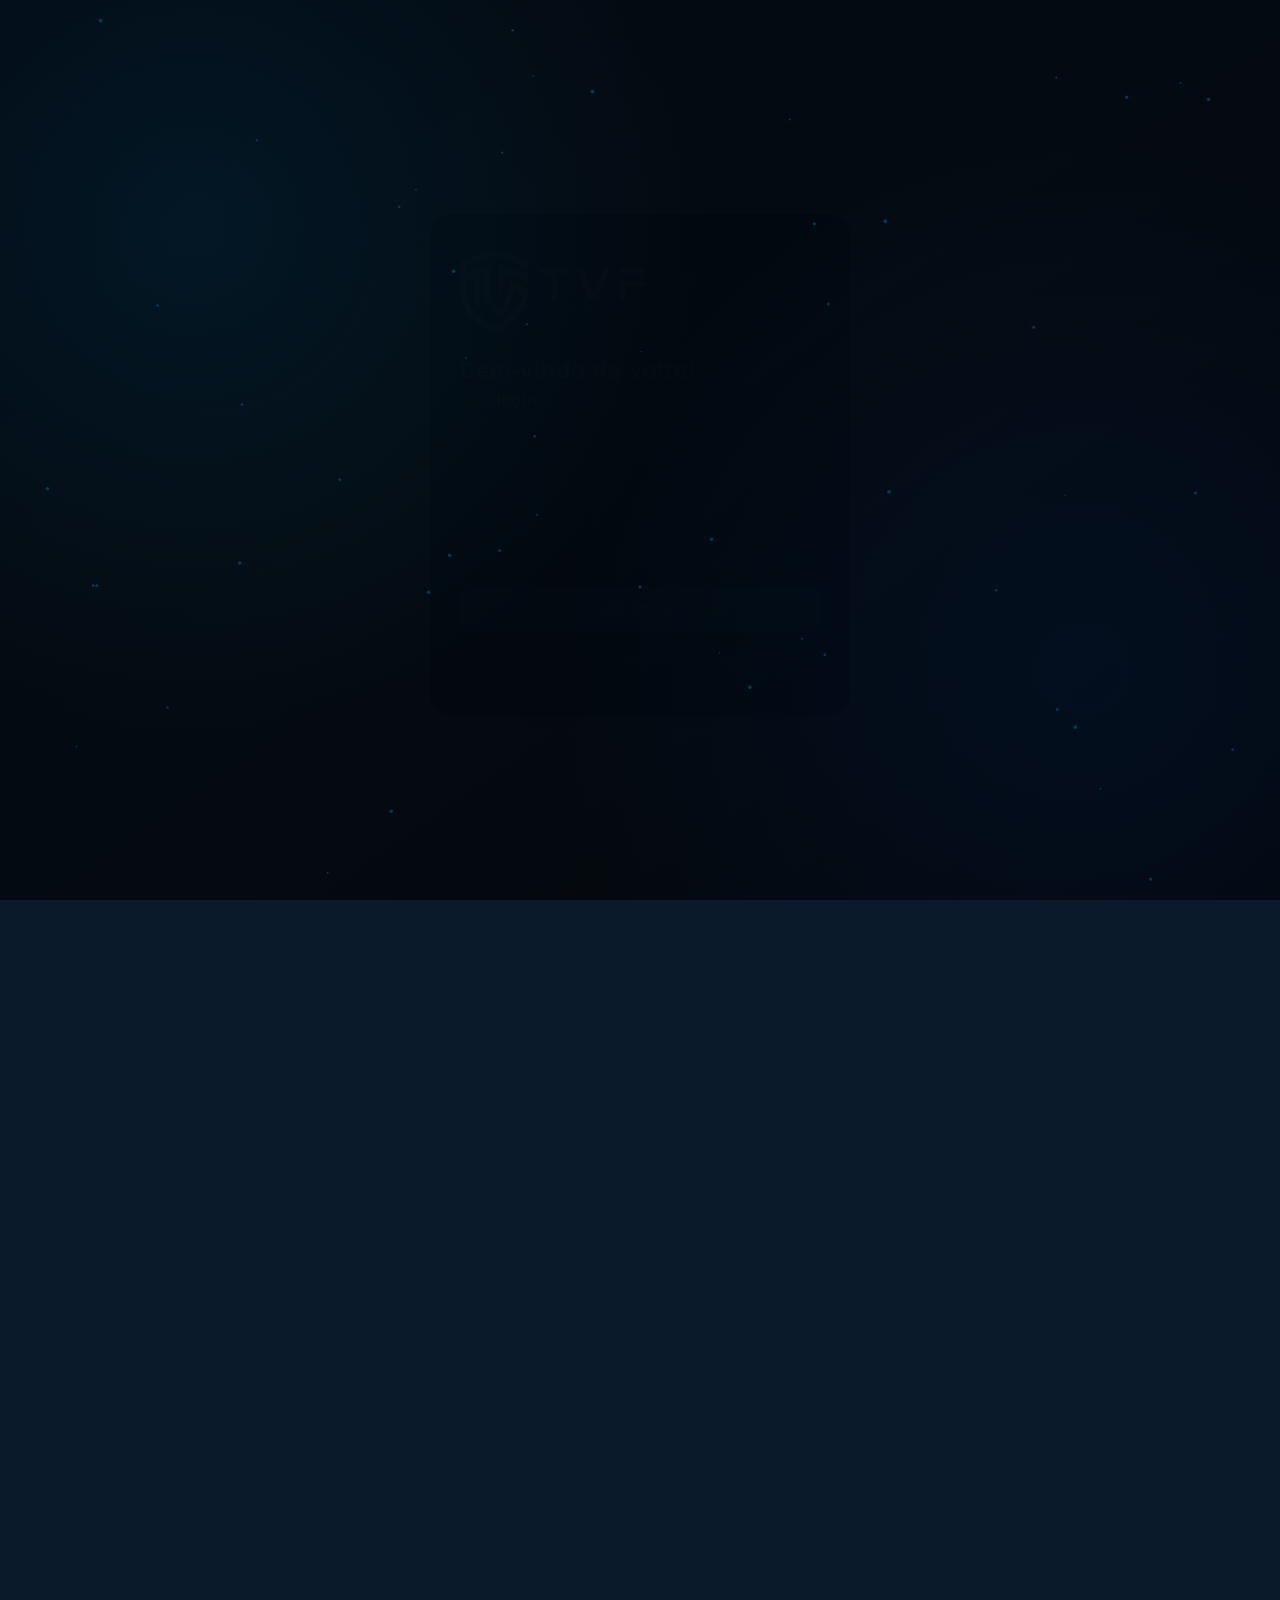
<file: chamados/index.html>
<!DOCTYPE html>
<html lang="pt-BR">
  <head>
    <meta charset="UTF-8" />
    <meta name="viewport" content="width=device-width, initial-scale=1.0" />
    <title>Central de Atendimento TVF</title>
    <link rel="preconnect" href="https://fonts.googleapis.com" />
    <link rel="preconnect" href="https://fonts.gstatic.com" crossorigin />
    <link
      href="https://fonts.googleapis.com/css2?family=Inter:wght@400;500;600;700;800&display=swap"
      rel="stylesheet"
    />
    <link rel="stylesheet" href="style.css" />
  </head>
  <body>
    <div class="support-page">
      <div class="support-page__background" aria-hidden="true">
        <div class="support-page__bg-gradient"></div>
        <div class="support-page__bg-grid"></div>
        <div class="support-page__bg-glow support-page__bg-glow--left"></div>
        <div class="support-page__bg-glow support-page__bg-glow--right"></div>
        <canvas id="network-canvas" class="support-page__canvas"></canvas>
      </div>

      <main class="support-shell">
        <header class="support-header">
          <div class="brand">
            <img src="../assets/logo.png" alt="TVF Soluções em TI" class="brand__logo" />
          </div>

          <div class="header-title">
            <h1>Central de Atendimento TVF</h1>
            <p>Suporte com agilidade, organização e segurança</p>
          </div>

          <div class="contact">
            <a href="tel:+5519991708717">(19) 99170-8717</a>
            <a href="mailto:tvf@tvf.solucoes">suporte@tvfsolucoesemti.com.br</a>
          </div>
        </header>

        <div class="support-content">
          <section class="support-benefits" aria-labelledby="support-benefits-title">
            <div>
              <h2 id="support-benefits-title">
                Abra seu chamado com <span>rapidez e confiança.</span>
              </h2>
              <p class="support-benefits__description">
                Nossa equipe analisará sua solicitação e retornará o mais breve possível.
              </p>
            </div>

            <ul class="support-benefits__list">
              <li>
                <span class="icon-badge" aria-hidden="true">
                  <svg viewBox="0 0 24 24" fill="none" stroke="currentColor" stroke-width="1.7">
                    <rect x="3.5" y="6" width="17" height="13" rx="2.4" />
                    <path d="M8 6V4.4M16 6V4.4M3.5 10.3h17" stroke-linecap="round" />
                  </svg>
                </span>
                Atendimento organizado
              </li>
              <li>
                <span class="icon-badge" aria-hidden="true">
                  <svg viewBox="0 0 24 24" fill="none" stroke="currentColor" stroke-width="1.7">
                    <path d="M7 4.8h7.6l3.4 3.5V19a1.8 1.8 0 0 1-1.8 1.8H7A1.8 1.8 0 0 1 5.2 19V6.6A1.8 1.8 0 0 1 7 4.8z" />
                    <path d="M14.6 4.8V8h3.2M8.5 11.8h7M8.5 15h7" stroke-linecap="round" />
                  </svg>
                </span>
                Histórico de solicitações
              </li>
              <li>
                <span class="icon-badge" aria-hidden="true">
                  <svg viewBox="0 0 24 24" fill="none" stroke="currentColor" stroke-width="1.7">
                    <circle cx="12" cy="12" r="8.4" />
                    <path d="M12 7.8v4.6l3 2.2" stroke-linecap="round" stroke-linejoin="round" />
                  </svg>
                </span>
                Acompanhamento em tempo real
              </li>
              <li>
                <span class="icon-badge" aria-hidden="true">
                  <svg viewBox="0 0 24 24" fill="none" stroke="currentColor" stroke-width="1.7">
                    <circle cx="8.2" cy="9" r="2.7" />
                    <circle cx="15.8" cy="9" r="2.7" />
                    <path d="M3.8 18.5a4.5 4.5 0 0 1 4.4-3.7h8a4.5 4.5 0 0 1 4.4 3.7" stroke-linecap="round" />
                  </svg>
                </span>
                Equipe especializada
              </li>
            </ul>

            <aside class="track-card" aria-label="Acompanhamento de chamado existente">
              <p>Já abriu um chamado?</p>
              <a href="../views/chamados.html" class="track-card__button">Acompanhe aqui</a>
            </aside>
          </section>

          <section class="ticket-panel" aria-labelledby="ticket-panel-title">
            <h2 id="ticket-panel-title">Abrir Chamado</h2>
            <form id="ticket-form" class="ticket-form">
              <div class="ticket-form__grid">
                <label class="field">
                  <span>Tipo de chamado <span class="field__optional">(opcional)</span></span>
                  <select name="ticket_type" autocomplete="off">
                    <option value="">Selecione o tipo</option>
                    <option value="incidente">Incidente</option>
                    <option value="requisicao">Requisição</option>
                  </select>
                </label>

                <label class="field">
                  <span>Nível de urgência <span class="field__optional">(opcional)</span></span>
                  <select name="urgency" autocomplete="off">
                    <option value="">Selecione o nível</option>
                    <option value="muito_baixa">Muito baixa</option>
                    <option value="baixa">Baixa</option>
                    <option value="media">Média</option>
                    <option value="alta">Alta</option>
                    <option value="muito_alta">Muito alta</option>
                  </select>
                </label>
              </div>

              <label class="field">
                <span>Título <span class="field__optional">(opcional)</span></span>
                <input
                  type="text"
                  name="title"
                  placeholder="Resumo curto do chamado"
                  autocomplete="off"
                  maxlength="200"
                />
              </label>

              <label class="field field--textarea">
                <span>Descrição <span class="field__required">(obrigatório)</span></span>
                <textarea
                  name="description"
                  rows="5"
                  placeholder="Descreva o problema ou a necessidade com o máximo de detalhes..."
                  required
                  aria-required="true"
                ></textarea>
              </label>

              <div class="field field--file">
                <label for="attachments">Anexar arquivos <span class="field__optional">(opcional)</span></label>
                <p class="field__hint" id="attachments-hint">
                  Você pode enviar vários arquivos; o tamanho total dos anexos não pode ultrapassar 40 MB.
                </p>
                <input
                  id="attachments"
                  type="file"
                  name="attachments"
                  multiple
                  aria-describedby="attachments-hint"
                />
              </div>

              <p class="form-feedback" id="form-feedback" role="alert" aria-live="polite" hidden></p>

              <button type="submit" class="submit-button">Enviar solicitação</button>
            </form>

            <p class="ticket-panel__security">
              Seus dados estão protegidos e serão tratados com segurança.
            </p>
          </section>
        </div>

        <footer class="support-footer">
          <span>Resposta em até <strong>24h úteis</strong> após o envio do chamado.</span>
        </footer>
      </main>
    </div>

    <script src="../assets/js/api-client.js"></script>
    <script src="script.js"></script>
  </body>
</html>
</file>
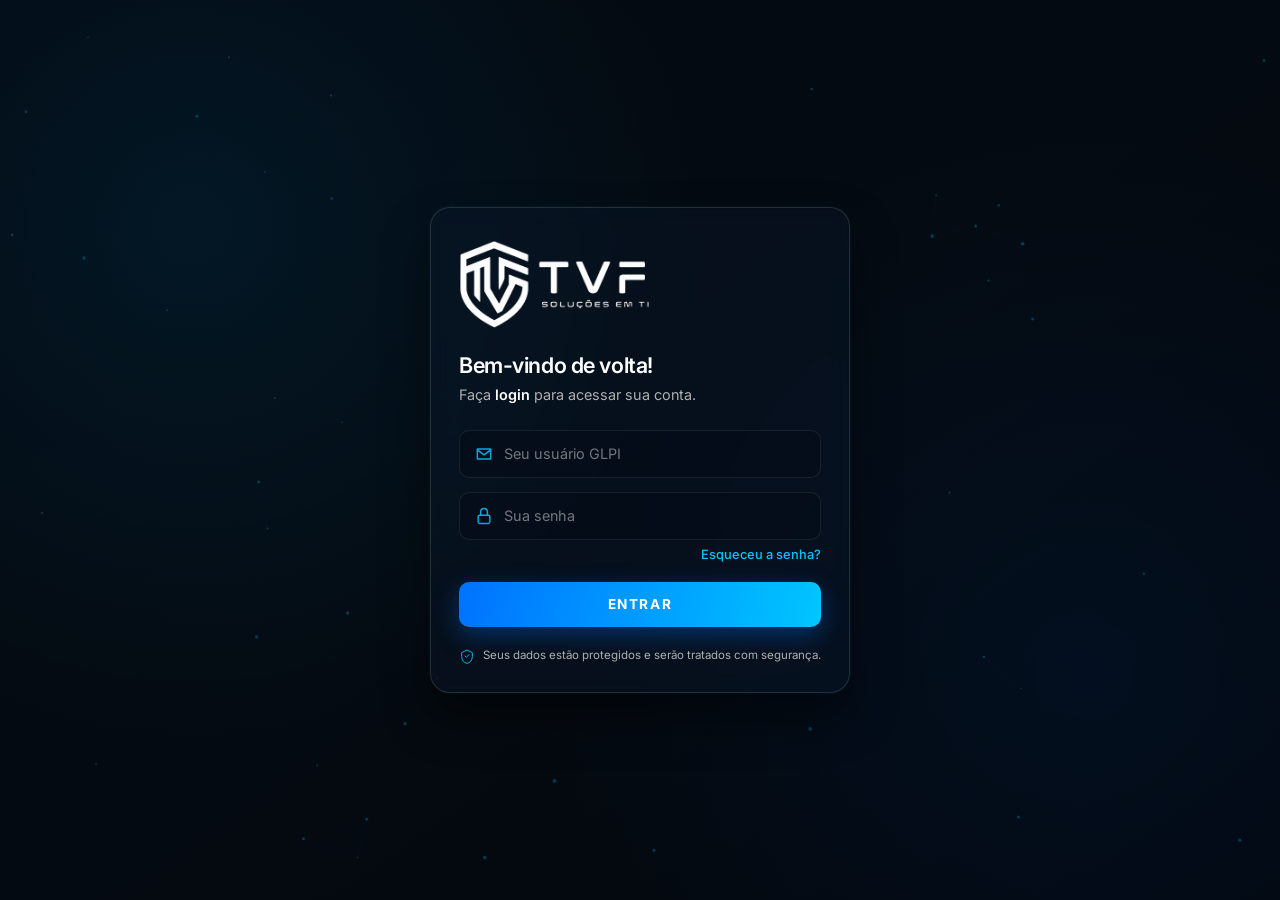
<file: login/index.html>
<!DOCTYPE html>
<html lang="pt-BR">
  <head>
    <meta charset="UTF-8" />
    <meta name="viewport" content="width=device-width, initial-scale=1.0" />
    <title>Login — TVF</title>
    <link rel="preconnect" href="https://fonts.googleapis.com" />
    <link rel="preconnect" href="https://fonts.gstatic.com" crossorigin />
    <link
      href="https://fonts.googleapis.com/css2?family=Inter:wght@400;500;600;700&display=swap"
      rel="stylesheet"
    />
    <link rel="stylesheet" href="style.css" />
  </head>
  <body>
    <div class="page">
      <div class="page__bg" aria-hidden="true">
        <div class="page__bg-image"></div>
        <div class="page__bg-overlay"></div>
        <canvas id="network-canvas" class="page__canvas"></canvas>
      </div>

      <main class="shell">
        <article class="card" id="login-card">
          <header class="card__brand">
            <img src="../assets/logo.png" alt="TVF Soluções em TI" class="brand-logo" />
          </header>

          <h1 class="card__title">Bem-vindo de volta!</h1>
          <p class="card__subtitle">
            Faça <strong>login</strong> para acessar sua conta.
          </p>

          <form class="form" id="login-form" novalidate>
            <p class="form-feedback" id="login-feedback" role="alert" aria-live="polite" hidden></p>

            <label class="field">
              <span class="sr-only">Usuário</span>
              <span class="field__icon" aria-hidden="true">
                <svg viewBox="0 0 24 24" fill="none" stroke="currentColor" stroke-width="1.75">
                  <path d="M4 6h16v12H4V6z" stroke-linejoin="round" />
                  <path d="M4 7l8 6 8-6" stroke-linecap="round" stroke-linejoin="round" />
                </svg>
              </span>
              <input
                type="text"
                name="login"
                class="field__input"
                placeholder="Seu usuário GLPI"
                autocomplete="username"
                required
              />
            </label>

            <div class="field-block">
              <label class="field">
                <span class="sr-only">Senha</span>
                <span class="field__icon" aria-hidden="true">
                  <svg viewBox="0 0 24 24" fill="none" stroke="currentColor" stroke-width="1.75">
                    <rect x="5" y="11" width="14" height="10" rx="2" />
                    <path d="M8 11V7a4 4 0 0 1 8 0v4" stroke-linecap="round" />
                  </svg>
                </span>
                <input
                  type="password"
                  name="password"
                  class="field__input"
                  placeholder="Sua senha"
                  autocomplete="current-password"
                  required
                />
              </label>
              <a href="#" class="link-forgot">Esqueceu a senha?</a>
            </div>

            <button type="submit" class="btn-submit" id="login-submit">Entrar</button>
          </form>

          <p class="card__security">
            <span class="card__security-icon" aria-hidden="true">
              <svg viewBox="0 0 24 24" fill="none" stroke="currentColor" stroke-width="1.5">
                <path d="M12 3l8 4v6c0 5-3.5 9.5-8 10-4.5-.5-8-5-8-10V7l8-4z" stroke-linejoin="round" />
                <path d="M9 12l2 2 4-4" stroke-linecap="round" stroke-linejoin="round" />
              </svg>
            </span>
            Seus dados estão protegidos e serão tratados com segurança.
          </p>
        </article>
      </main>
    </div>

    <script src="../assets/js/api-client.js"></script>
    <script src="login-auth.js"></script>
    <script src="script.js"></script>
  </body>
</html>
</file>
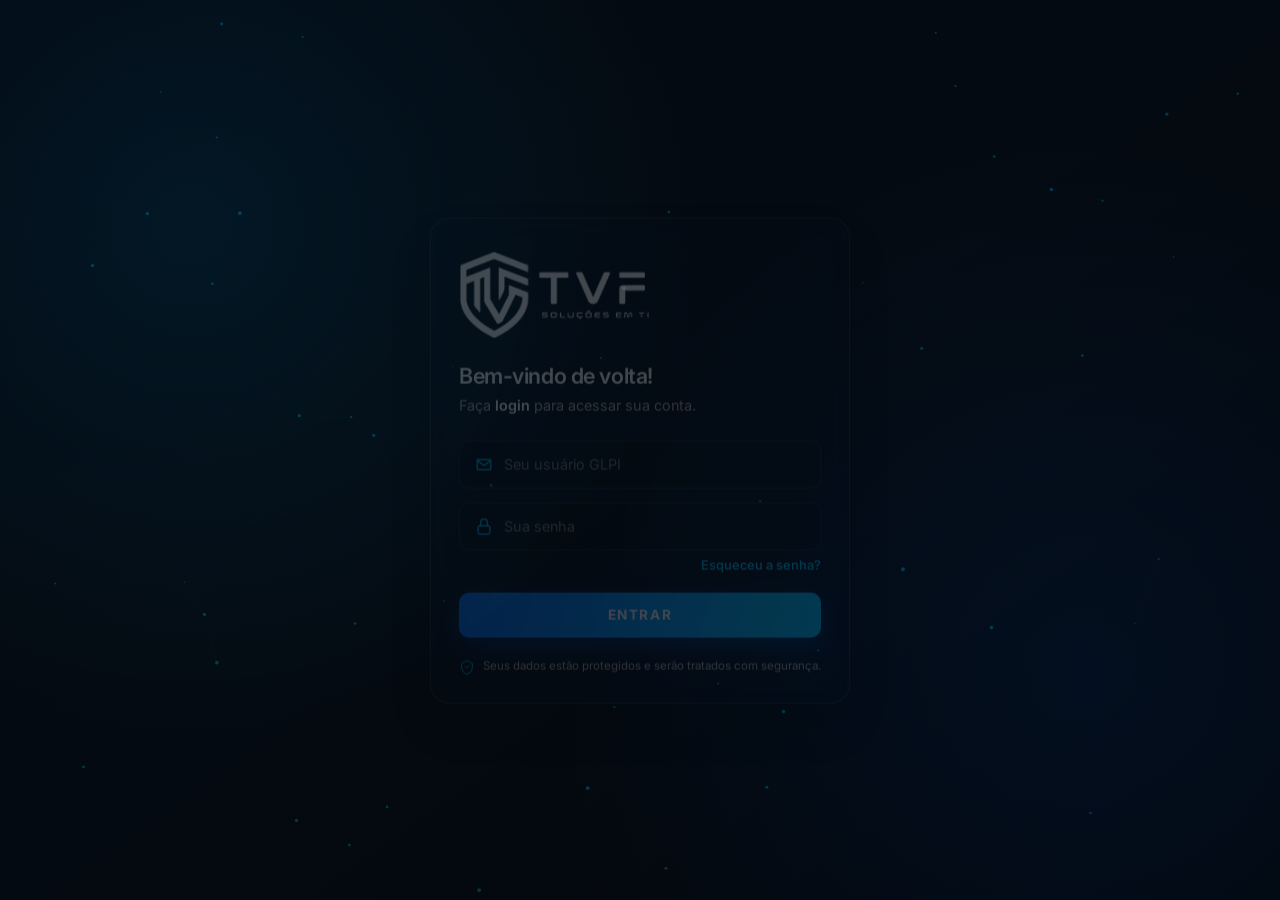
<file: views/chamados.html>
<!DOCTYPE html>
<html lang="pt-BR">
  <head>
    <meta charset="UTF-8" />
    <meta name="viewport" content="width=device-width, initial-scale=1.0" />
    <title>Acompanhar Chamados — TVF</title>
    <link rel="preconnect" href="https://fonts.googleapis.com" />
    <link rel="preconnect" href="https://fonts.gstatic.com" crossorigin />
    <link
      href="https://fonts.googleapis.com/css2?family=Inter:wght@400;500;600;700;800&display=swap"
      rel="stylesheet"
    />
    <link rel="stylesheet" href="../chamados/style.css" />
    <link rel="stylesheet" href="acompanhamento.css" />
  </head>
  <body>
    <div class="support-page">
      <div class="support-page__background" aria-hidden="true">
        <div class="support-page__bg-gradient"></div>
        <div class="support-page__bg-grid"></div>
        <div class="support-page__bg-glow support-page__bg-glow--left"></div>
        <div class="support-page__bg-glow support-page__bg-glow--right"></div>
        <canvas id="network-canvas" class="support-page__canvas"></canvas>
      </div>

      <main class="support-shell support-shell--wide">
        <header class="track-topbar">
          <div class="brand">
            <img src="../assets/logo.png" alt="TVF Soluções em TI" class="brand__logo" />
          </div>

          <div class="track-topbar__contacts">
            <a href="tel:+5519991708717">(19) 99170-8717</a>
            <a href="mailto:tvf@tvf.solucoes">suporte@tvfsolucoesemti.com.br</a>

            <div class="track-user-card">
              <span class="track-user-card__avatar" id="user-avatar" aria-hidden="true">U</span>
              <div class="track-user-card__info">
                <strong id="user-greeting">Olá!</strong>
                <a href="#" id="logout-link">Sair</a>
              </div>
            </div>
          </div>
        </header>

        <section class="track-hero">
          <h1>Acompanhe seus chamados em <span>tempo real</span></h1>
          <p>Transparência e controle total do atendimento.</p>
        </section>

        <section class="status-cards" aria-label="Filtros por status">
          <button type="button" class="status-card is-active" data-filter="abertos">
            <span class="status-card__count" id="count-abertos">0</span>
            <span class="status-card__label">Abertos</span>
          </button>
          <button type="button" class="status-card" data-filter="andamento">
            <span class="status-card__count" id="count-andamento">0</span>
            <span class="status-card__label">Em andamento</span>
          </button>
          <button type="button" class="status-card" data-filter="resolvidos">
            <span class="status-card__count" id="count-resolvidos">0</span>
            <span class="status-card__label">Resolvidos</span>
          </button>
          <button type="button" class="status-card" data-filter="total">
            <span class="status-card__count" id="count-total">0</span>
            <span class="status-card__label">Total</span>
          </button>
        </section>

        <section class="tickets-table-panel" aria-label="Lista de chamados">
          <p class="form-feedback" id="list-feedback" role="alert" aria-live="polite" hidden></p>

          <div class="tickets-table-wrap">
            <table class="tickets-table">
              <thead>
                <tr>
                  <th>Nº do Chamado</th>
                  <th>Assunto</th>
                  <th>Status</th>
                  <th>Prioridade</th>
                  <th>Data</th>
                  <th>Detalhes</th>
                </tr>
              </thead>
              <tbody id="ticket-table-body"></tbody>
            </table>
          </div>

          <div class="tickets-mobile-list" id="ticket-mobile-list"></div>

          <p class="ticket-panel__security" id="list-empty" hidden>Nenhum chamado encontrado para este filtro.</p>

          <div class="track-pagination" id="table-pagination" hidden>
            <button type="button" id="page-prev" aria-label="Página anterior">&lt;</button>
            <span id="page-label">Página 1 de 1</span>
            <button type="button" id="page-next" aria-label="Próxima página">&gt;</button>
          </div>
        </section>

        <div class="track-footer-actions">
          <button type="button" class="btn-secondary" id="reload-btn">↻ Recarregar status</button>
          <a href="../chamados/index.html" class="btn-primary-glow">+ Novo Chamado</a>
        </div>

        <p class="track-security">
          Seus dados estão protegidos e serão tratados com segurança.
        </p>
      </main>
    </div>

    <script src="../assets/js/api-client.js"></script>
    <script src="../chamados/script.js"></script>
    <script src="chamados-list.js"></script>
  </body>
</html>
</file>
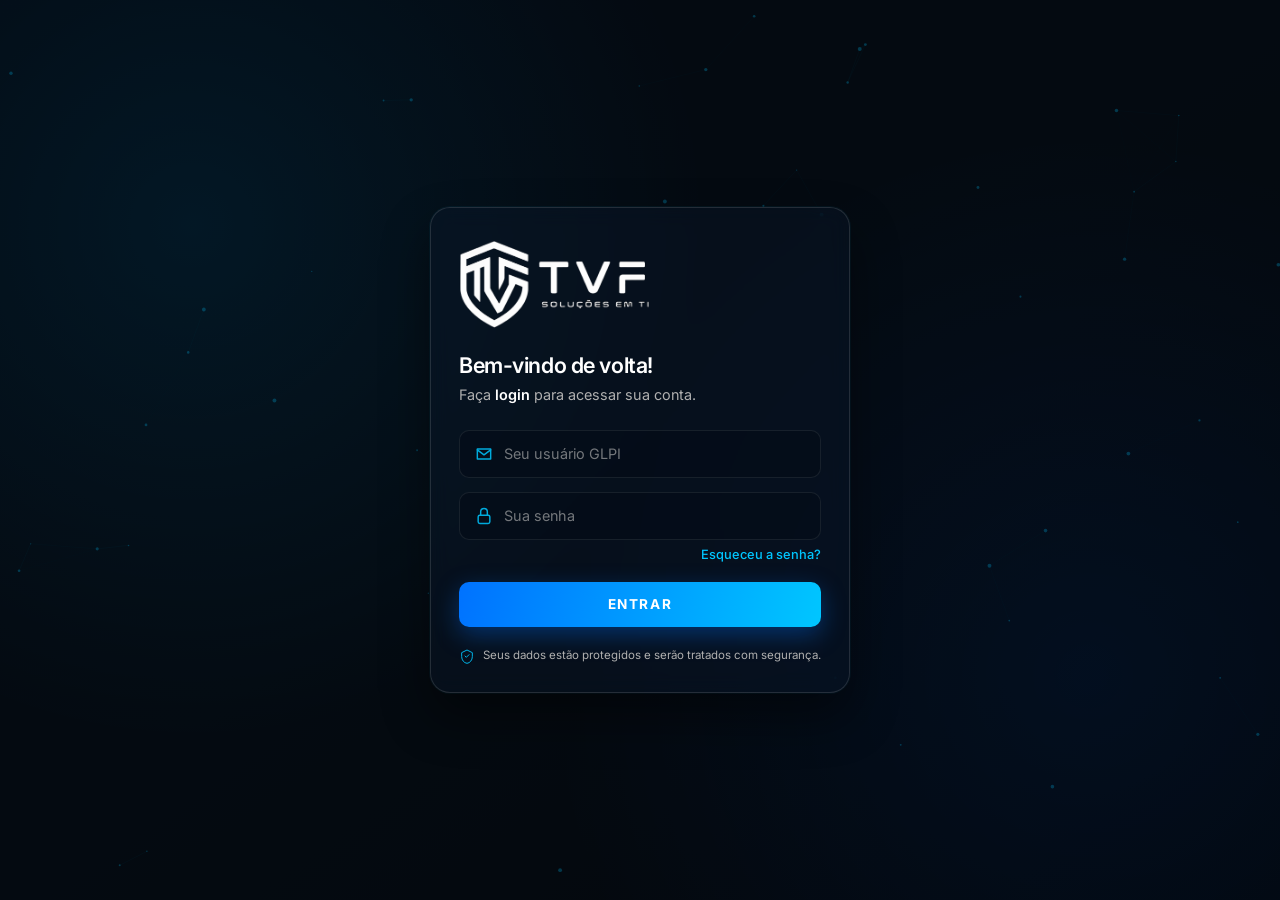
<file: views/detalhe.html>
<!DOCTYPE html>
<html lang="pt-BR">
  <head>
    <meta charset="UTF-8" />
    <meta name="viewport" content="width=device-width, initial-scale=1.0" />
    <title>Detalhes do Chamado — TVF</title>
    <link rel="preconnect" href="https://fonts.googleapis.com" />
    <link rel="preconnect" href="https://fonts.gstatic.com" crossorigin />
    <link
      href="https://fonts.googleapis.com/css2?family=Inter:wght@400;500;600;700;800&display=swap"
      rel="stylesheet"
    />
    <link rel="stylesheet" href="../chamados/style.css" />
    <link rel="stylesheet" href="acompanhamento.css" />
  </head>
  <body>
    <div class="support-page">
      <div class="support-page__background" aria-hidden="true">
        <div class="support-page__bg-gradient"></div>
        <div class="support-page__bg-grid"></div>
        <div class="support-page__bg-glow support-page__bg-glow--left"></div>
        <div class="support-page__bg-glow support-page__bg-glow--right"></div>
        <canvas id="network-canvas" class="support-page__canvas"></canvas>
      </div>

      <main class="support-shell support-shell--wide">
        <header class="track-topbar">
          <div class="brand">
            <img src="../assets/logo.png" alt="TVF Soluções em TI" class="brand__logo" />
          </div>
          <div class="track-topbar__contacts">
            <a href="chamados.html">← Voltar para chamados</a>
          </div>
        </header>

        <section class="ticket-panel ticket-detail" id="ticket-detail">
          <p class="form-feedback" id="detail-feedback" role="alert" aria-live="polite" hidden></p>

          <div id="ticket-detail-content" class="detail-grid" hidden>
            <div>
              <p class="ticket-detail__label">Nº do Chamado</p>
              <p class="ticket-id" id="detail-id">-</p>
            </div>

            <div>
              <p class="ticket-detail__label">Assunto</p>
              <p id="detail-title">-</p>
            </div>

            <div class="detail-meta-row" id="detail-badges"></div>

            <div>
              <p class="ticket-detail__label">Descrição</p>
              <p class="detail-description" id="detail-description">-</p>
            </div>

            <div>
              <p class="ticket-detail__label">Data de abertura</p>
              <p id="detail-date">-</p>
            </div>

            <section class="detail-attachments" aria-label="Anexos do chamado">
              <h3>Anexos</h3>
              <ul class="attachment-list" id="detail-attachments-list"></ul>
              <p class="attachment-empty" id="detail-attachments-empty" hidden>
                Nenhum anexo vinculado a este chamado.
              </p>
            </section>

            <section class="detail-history" aria-label="Histórico de respostas">
              <h3>Histórico de respostas</h3>
              <ul class="history-list" id="detail-history-list"></ul>
              <p class="history-empty" id="detail-history-empty" hidden>
                Nenhuma resposta registrada até o momento.
              </p>
            </section>
          </div>
        </section>
      </main>
    </div>

    <script src="../assets/js/api-client.js"></script>
    <script src="../chamados/script.js"></script>
    <script src="detalhe.js"></script>
  </body>
</html>
</file>
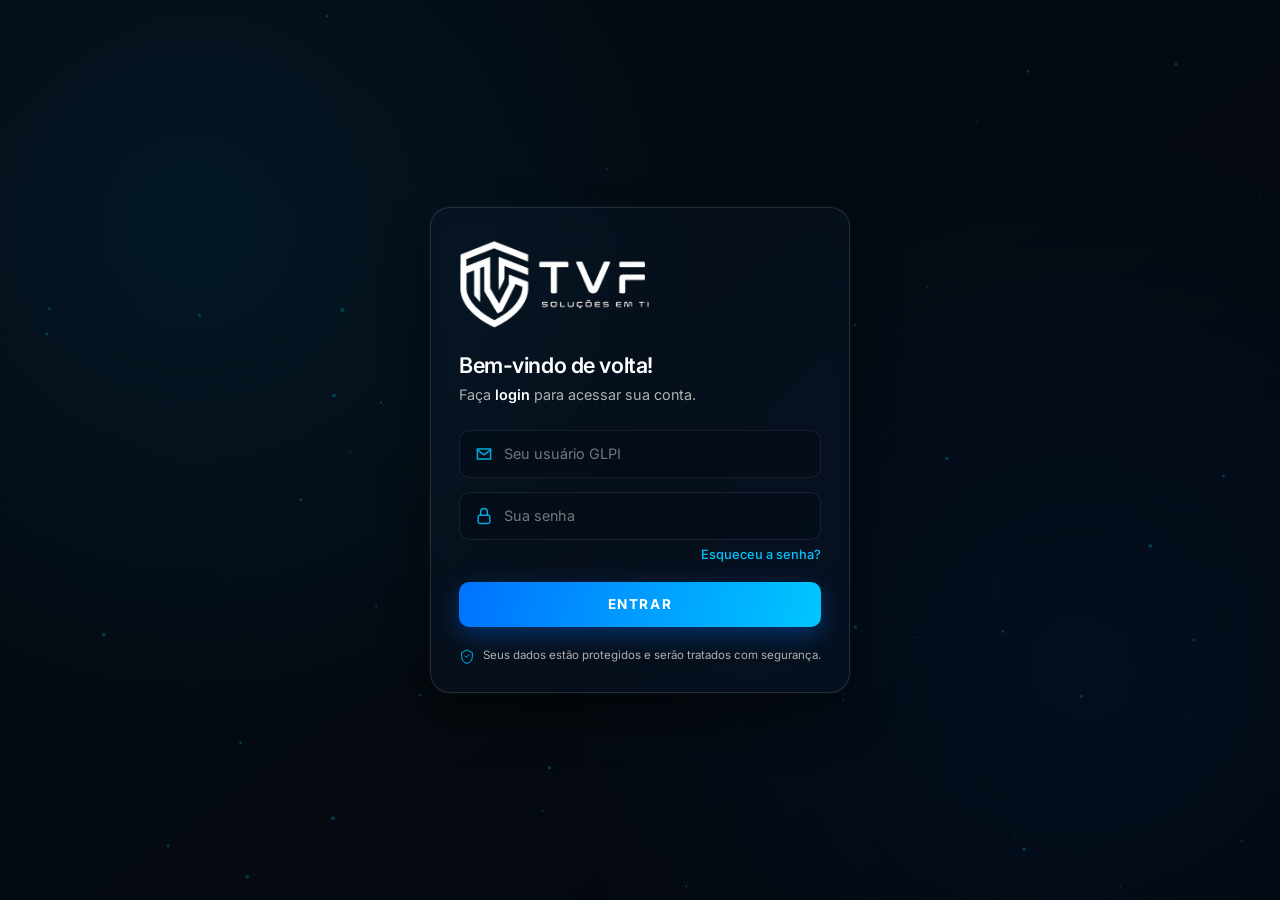
<file: views/login.html>
<!DOCTYPE html>
<html lang="pt-BR">
  <head>
    <meta charset="UTF-8" />
    <meta http-equiv="refresh" content="0; url=../login/index.html" />
    <title>Login — TVF</title>
    <script>
      window.location.replace("../login/index.html");
    </script>
  </head>
  <body>
    <p>Redirecionando para o login… <a href="../login/index.html">Clique aqui</a> se não for redirecionado.</p>
  </body>
</html>
</file>
<file: chamados/style.css>
:root {
  --bg-base: #030813;
  --bg-surface: rgba(4, 16, 36, 0.62);
  --bg-surface-soft: rgba(5, 19, 43, 0.44);
  --line-soft: rgba(120, 208, 255, 0.18);
  --line-strong: rgba(95, 206, 255, 0.54);
  --text-high: #f4fbff;
  --text-muted: #9bb3ca;
  --accent: #16d3ff;
  --accent-strong: #00a9ff;
  --accent-glow: rgba(17, 210, 255, 0.4);
  --radius-xl: 28px;
  --radius-lg: 16px;
  --radius-md: 12px;
  --space-1: 0.5rem;
  --space-2: 0.75rem;
  --space-3: 1rem;
  --space-4: 1.5rem;
  --space-5: 2rem;
  --space-6: 2.75rem;
  --max-content-width: 1240px;
  --shadow-panel: 0 24px 48px rgba(2, 8, 20, 0.6), inset 0 0 0 1px rgba(140, 225, 255, 0.08);
  font-family: "Inter", system-ui, -apple-system, sans-serif;
}

*,
*::before,
*::after {
  box-sizing: border-box;
}

html,
body {
  min-height: 100%;
}

body {
  margin: 0;
  color: var(--text-high);
  background: var(--bg-base);
  -webkit-font-smoothing: antialiased;
}

.support-page {
  position: relative;
  min-height: 100vh;
  min-height: 100dvh;
  overflow: hidden;
  padding: clamp(1rem, 2.2vw, 2rem);
}

.support-page__background {
  position: fixed;
  inset: 0;
  z-index: 0;
  background: radial-gradient(circle at 82% 18%, rgba(23, 169, 255, 0.24), transparent 42%),
    radial-gradient(circle at 18% 78%, rgba(0, 132, 255, 0.2), transparent 48%),
    linear-gradient(140deg, #030811 0%, #030c1b 48%, #02070f 100%);
}

.support-page__bg-gradient,
.support-page__bg-grid,
.support-page__bg-glow,
.support-page__canvas {
  position: absolute;
  inset: 0;
}

.support-page__bg-gradient {
  background: linear-gradient(120deg, rgba(9, 30, 69, 0.64), rgba(1, 8, 20, 0.78));
}

.support-page__bg-grid {
  background-image: linear-gradient(rgba(57, 141, 199, 0.1) 1px, transparent 1px),
    linear-gradient(90deg, rgba(57, 141, 199, 0.1) 1px, transparent 1px);
  background-size: 100px 100px;
  opacity: 0.22;
  mask-image: radial-gradient(circle at 65% 55%, black 35%, transparent 88%);
}

.support-page__bg-glow {
  pointer-events: none;
  filter: blur(8px);
}

.support-page__bg-glow--left {
  background: radial-gradient(circle at 22% 32%, rgba(0, 196, 255, 0.22), transparent 36%);
}

.support-page__bg-glow--right {
  background: radial-gradient(circle at 86% 60%, rgba(0, 160, 255, 0.22), transparent 34%);
}

.support-page__canvas {
  width: 100%;
  height: 100%;
  opacity: 0.7;
}

.support-shell {
  position: relative;
  z-index: 1;
  width: min(100%, var(--max-content-width));
  margin: 0 auto;
}

.support-header {
  display: grid;
  grid-template-columns: auto 1fr auto;
  align-items: center;
  gap: clamp(0.6rem, 1.2vw, 1.2rem);
  border: 1px solid rgba(71, 190, 249, 0.26);
  border-radius: var(--radius-lg);
  padding: clamp(0.75rem, 1.4vw, 1.1rem) clamp(0.9rem, 1.6vw, 1.4rem);
  margin-bottom: clamp(1rem, 2vw, 1.75rem);
  background: linear-gradient(90deg, rgba(4, 15, 36, 0.8), rgba(4, 16, 37, 0.52));
  box-shadow: 0 0 36px rgba(3, 163, 237, 0.15);
}

.brand {
  display: inline-flex;
  align-items: center;
}

.brand__logo {
  display: block;
  width: clamp(8.4rem, 13vw, 11.6rem);
  height: auto;
}

.header-title {
  text-align: center;
}

.header-title h1 {
  margin: 0;
  font-size: clamp(0.9rem, 1.8vw, 1.65rem);
  letter-spacing: 0.25em;
  text-transform: uppercase;
  font-weight: 500;
}

.header-title p {
  margin: 0.35rem 0 0;
  font-size: clamp(0.6rem, 1.1vw, 0.75rem);
  letter-spacing: 0.24em;
  text-transform: uppercase;
  color: #80b6d5;
}

.contact {
  display: inline-flex;
  align-items: center;
  gap: 1rem;
}

.contact a {
  color: #d2f3ff;
  text-decoration: none;
  font-size: 0.84rem;
  letter-spacing: 0.04em;
}

.contact a:hover {
  color: var(--accent);
}

.support-content {
  display: grid;
  grid-template-columns: minmax(280px, 1fr) minmax(360px, 0.96fr);
  gap: clamp(1rem, 2.4vw, 2.2rem);
  align-items: stretch;
}

.support-benefits {
  display: flex;
  flex-direction: column;
  justify-content: space-between;
  gap: var(--space-5);
  padding: clamp(0.35rem, 0.8vw, 0.85rem) clamp(0.3rem, 0.6vw, 0.75rem);
}

.support-benefits h2 {
  margin: 0;
  max-width: 18ch;
  font-size: clamp(1.9rem, 3.6vw, 3rem);
  line-height: 1.12;
  font-weight: 500;
  letter-spacing: 0.015em;
}

.support-benefits h2 span {
  color: var(--accent);
  text-shadow: 0 0 18px rgba(23, 207, 255, 0.4);
}

.support-benefits__description {
  margin: 1.2rem 0 0;
  max-width: 41ch;
  color: #c5d3e7;
  line-height: 1.65;
}

.support-benefits__list {
  list-style: none;
  display: grid;
  gap: 0.95rem;
  margin: 0;
  padding: 0;
  font-size: 1.04rem;
  letter-spacing: 0.07em;
  text-transform: uppercase;
}

.support-benefits__list li {
  display: inline-flex;
  align-items: center;
  gap: 0.85rem;
  color: #e2f1ff;
}

.icon-badge {
  display: inline-flex;
  align-items: center;
  justify-content: center;
  width: 2.5rem;
  height: 2.5rem;
  border-radius: 50%;
  border: 1px solid rgba(83, 213, 255, 0.45);
  background: radial-gradient(circle at 30% 20%, rgba(45, 217, 255, 0.22), rgba(6, 28, 63, 0.6));
  color: #89e6ff;
  box-shadow: 0 0 22px rgba(26, 189, 255, 0.2), inset 0 0 16px rgba(11, 102, 141, 0.3);
}

.icon-badge svg {
  width: 1.15rem;
  height: 1.15rem;
}

.track-card {
  width: min(100%, 470px);
  border-radius: var(--radius-lg);
  border: 1px solid rgba(123, 209, 255, 0.36);
  background: linear-gradient(165deg, rgba(6, 24, 52, 0.82), rgba(4, 12, 28, 0.66));
  padding: 1rem 1.15rem;
  box-shadow: inset 0 0 0 1px rgba(154, 230, 255, 0.08), 0 18px 28px rgba(0, 0, 0, 0.35);
}

.track-card p {
  margin: 0 0 0.8rem;
  color: #cae8f7;
}

.track-card__button {
  display: inline-flex;
  align-items: center;
  justify-content: center;
  min-width: 9.6rem;
  border-radius: 999px;
  border: 1px solid rgba(97, 218, 255, 0.5);
  color: #d8f4ff;
  text-decoration: none;
  text-transform: uppercase;
  letter-spacing: 0.12em;
  font-size: 0.72rem;
  padding: 0.58rem 1.25rem;
  background: rgba(10, 25, 49, 0.6);
  transition: background-color 0.25s ease, border-color 0.25s ease, transform 0.25s ease;
}

.track-card__button:hover {
  background: rgba(10, 37, 71, 0.85);
  border-color: rgba(137, 231, 255, 0.8);
  transform: translateY(-1px);
}

.ticket-panel {
  display: flex;
  flex-direction: column;
  border-radius: var(--radius-xl);
  padding: clamp(1.2rem, 2vw, 1.8rem);
  border: 1px solid rgba(101, 211, 255, 0.4);
  background: linear-gradient(160deg, var(--bg-surface), var(--bg-surface-soft));
  backdrop-filter: blur(12px);
  -webkit-backdrop-filter: blur(12px);
  box-shadow: var(--shadow-panel), 0 0 42px rgba(0, 138, 235, 0.2);
}

.ticket-panel h2 {
  margin: 0 0 var(--space-4);
  text-transform: uppercase;
  letter-spacing: 0.22em;
  font-size: clamp(1rem, 1.6vw, 1.35rem);
  font-weight: 500;
  text-align: center;
}

.ticket-form {
  display: flex;
  flex-direction: column;
  gap: var(--space-3);
}

.ticket-form__grid {
  display: grid;
  grid-template-columns: repeat(2, minmax(0, 1fr));
  gap: var(--space-3);
}

.field {
  display: flex;
  flex-direction: column;
  gap: 0.45rem;
}

.field > span {
  font-size: 0.84rem;
  color: #d8ebf7;
}

.field__optional {
  font-size: 0.72rem;
  font-weight: 500;
  color: var(--text-muted);
  letter-spacing: 0.02em;
}

.field__required {
  font-size: 0.72rem;
  font-weight: 600;
  color: var(--accent);
  letter-spacing: 0.02em;
}

.field__hint {
  margin: 0 0 0.35rem;
  font-size: 0.75rem;
  line-height: 1.45;
  color: var(--text-muted);
}

.field--file > label {
  font-size: 0.84rem;
  color: #d8ebf7;
  cursor: pointer;
}

.form-feedback {
  margin: 0;
  min-height: 0;
  font-size: 0.8rem;
  line-height: 1.45;
  color: #ffb4b4;
}

.form-feedback:empty,
.form-feedback[hidden] {
  display: none;
}

.form-feedback:not(:empty):not([hidden]) {
  display: block;
  padding: 0.55rem 0.75rem;
  border-radius: var(--radius-md);
  border: 1px solid rgba(255, 120, 120, 0.35);
  background: rgba(80, 12, 12, 0.35);
}

.form-feedback--success {
  color: #b8f5d0 !important;
  border-color: rgba(120, 255, 180, 0.35) !important;
  background: rgba(12, 60, 40, 0.35) !important;
}

.ticket-list {
  list-style: none;
  margin: 0;
  padding: 0;
  display: grid;
  gap: 0.75rem;
}

.ticket-list__item {
  border: 1px solid var(--line-soft);
  border-radius: var(--radius-md);
  background: rgba(3, 13, 30, 0.62);
  padding: 0.85rem 1rem;
}

.ticket-list__item a {
  color: var(--text-high);
  text-decoration: none;
}

.ticket-list__item a:hover {
  color: var(--accent);
}

.ticket-list__meta {
  margin-top: 0.35rem;
  font-size: 0.78rem;
  color: var(--text-muted);
}

.ticket-detail p {
  margin: 0 0 0.75rem;
  color: #c5d3e7;
  line-height: 1.55;
}

.ticket-detail__label {
  color: #d8ebf7;
  font-size: 0.8rem;
  text-transform: uppercase;
  letter-spacing: 0.08em;
}

.page-actions {
  display: flex;
  flex-wrap: wrap;
  gap: 0.75rem;
  margin-bottom: 1rem;
}

.page-actions a {
  color: var(--accent);
  text-decoration: none;
  font-size: 0.85rem;
}

.page-actions a:hover {
  text-decoration: underline;
}

.field input,
.field select,
.field textarea {
  width: 100%;
  border: 1px solid var(--line-soft);
  border-radius: var(--radius-md);
  background: rgba(3, 13, 30, 0.62);
  color: var(--text-high);
  font: inherit;
  line-height: 1.35;
  padding: 0.72rem 0.88rem;
  transition: border-color 0.2s ease, box-shadow 0.2s ease, background-color 0.2s ease;
}

.field textarea {
  resize: vertical;
  min-height: 7.3rem;
}

.field input::placeholder,
.field textarea::placeholder {
  color: #7b98b2;
}

.field input:hover,
.field select:hover,
.field textarea:hover {
  border-color: rgba(142, 224, 255, 0.4);
}

.field input:focus-visible,
.field select:focus-visible,
.field textarea:focus-visible {
  outline: none;
  border-color: var(--line-strong);
  background: rgba(7, 20, 43, 0.82);
  box-shadow: 0 0 0 3px rgba(20, 177, 237, 0.16), 0 0 24px rgba(0, 150, 220, 0.18);
}

.field--file input {
  cursor: pointer;
}

.field--file input::file-selector-button {
  margin-right: 0.65rem;
  border: 1px solid rgba(112, 217, 255, 0.45);
  border-radius: 999px;
  background: rgba(12, 36, 67, 0.82);
  color: #dff6ff;
  font: inherit;
  font-size: 0.8rem;
  letter-spacing: 0.06em;
  padding: 0.36rem 0.78rem;
}

.submit-button {
  border: 0;
  border-radius: var(--radius-md);
  color: #f3fdff;
  text-transform: uppercase;
  letter-spacing: 0.22em;
  font-size: 0.77rem;
  font-weight: 700;
  padding: 0.93rem 1.1rem;
  cursor: pointer;
  background: linear-gradient(95deg, #0a71d3 0%, #10c9f6 100%);
  box-shadow: 0 12px 28px rgba(5, 124, 205, 0.45), 0 0 34px rgba(13, 181, 235, 0.24);
  transition: transform 0.2s ease, filter 0.2s ease, box-shadow 0.2s ease;
}

.submit-button:hover {
  transform: translateY(-2px);
  filter: brightness(1.07);
  box-shadow: 0 16px 30px rgba(5, 124, 205, 0.48), 0 0 40px rgba(13, 181, 235, 0.28);
}

.submit-button:active {
  transform: translateY(0);
}

.submit-button:focus-visible {
  outline: 2px solid rgba(149, 233, 255, 0.8);
  outline-offset: 3px;
}

.ticket-panel__security {
  margin: 1rem 0 0;
  color: var(--text-muted);
  font-size: 0.78rem;
}

.support-footer {
  margin-top: clamp(0.95rem, 1.8vw, 1.4rem);
  text-align: center;
  color: #c7e0f5;
  font-size: 1rem;
}

.support-footer strong {
  color: var(--accent);
}

@media (max-width: 1080px) {
  .support-header {
    grid-template-columns: 1fr;
    text-align: center;
    justify-items: center;
    gap: 0.8rem;
  }

  .contact {
    flex-wrap: wrap;
    justify-content: center;
  }

  .brand__logo {
    width: clamp(9rem, 26vw, 12rem);
  }

  .support-content {
    grid-template-columns: 1fr;
  }

  .support-benefits {
    order: 2;
    padding: 0;
    gap: 1.65rem;
  }

  .ticket-panel {
    order: 1;
  }
}

@media (max-width: 760px) {
  .ticket-form__grid {
    grid-template-columns: 1fr;
  }

  .support-benefits h2 {
    max-width: 100%;
    font-size: clamp(1.65rem, 7vw, 2.2rem);
  }

  .support-benefits__list {
    font-size: 0.92rem;
    letter-spacing: 0.05em;
  }

  .icon-badge {
    width: 2.1rem;
    height: 2.1rem;
  }
}

@media (max-width: 460px) {
  .support-page {
    padding: 0.85rem;
  }

  .support-header {
    padding: 0.9rem 0.75rem;
  }

  .header-title h1 {
    letter-spacing: 0.16em;
  }

  .brand__logo {
    width: clamp(8rem, 44vw, 10rem);
  }

  .header-title p {
    letter-spacing: 0.14em;
  }

  .ticket-panel {
    border-radius: 20px;
    padding: 1rem;
  }

  .submit-button {
    letter-spacing: 0.14em;
  }
}

@media (prefers-reduced-motion: reduce) {
  .track-card__button,
  .submit-button,
  .field input,
  .field select,
  .field textarea {
    transition: none;
  }
}
</file>
<file: login/style.css>
/* —— Base —— */
*,
*::before,
*::after {
  box-sizing: border-box;
}

:root {
  --bg-deep: #0b1a2b;
  --accent: #00c6ff;
  --accent-2: #0072ff;
  --text: #ffffff;
  --text-muted: #b0b0b0;
  --glass: rgba(11, 26, 43, 0.42);
  --glass-border: rgba(255, 255, 255, 0.12);
  --input-bg: rgba(5, 12, 22, 0.55);
  --radius-card: 20px;
  --radius-input: 10px;
  --shadow-card: 0 24px 48px rgba(0, 0, 0, 0.45), 0 0 0 1px rgba(0, 198, 255, 0.06);
  font-family: "Inter", system-ui, -apple-system, sans-serif;
}

html {
  height: 100%;
}

body {
  margin: 0;
  min-height: 100%;
  color: var(--text);
  background: var(--bg-deep);
  -webkit-font-smoothing: antialiased;
}

.sr-only {
  position: absolute;
  width: 1px;
  height: 1px;
  padding: 0;
  margin: -1px;
  overflow: hidden;
  clip: rect(0, 0, 0, 0);
  white-space: nowrap;
  border: 0;
}

/* —— Page layout —— */
.page {
  position: relative;
  min-height: 100vh;
  min-height: 100dvh;
  display: flex;
  align-items: center;
  justify-content: center;
  padding: 1.25rem;
  overflow-x: hidden;
}

.page__bg {
  position: fixed;
  inset: 0;
  z-index: 0;
}

.page__bg-image {
  position: absolute;
  inset: 0;
  background-color: var(--bg-deep);
  background-image: radial-gradient(circle at 15% 25%, rgba(0, 170, 255, 0.24), transparent 40%),
    radial-gradient(circle at 85% 75%, rgba(0, 102, 255, 0.2), transparent 42%),
    linear-gradient(145deg, #08162a 0%, #0b1a2b 48%, #07111d 100%);
  background-size: cover;
  background-position: center;
  background-repeat: no-repeat;
}

.page__bg-overlay {
  position: absolute;
  inset: 0;
  background: rgba(0, 0, 0, 0.6);
  pointer-events: none;
}

.page__canvas {
  position: absolute;
  inset: 0;
  width: 100%;
  height: 100%;
  display: block;
  pointer-events: none;
  opacity: 0.55;
}

.shell {
  position: relative;
  z-index: 1;
  width: 100%;
  max-width: 420px;
}

/* —— Card (glass) —— */
.card {
  background: var(--glass);
  backdrop-filter: blur(10px);
  -webkit-backdrop-filter: blur(10px);
  border-radius: var(--radius-card);
  border: 1px solid var(--glass-border);
  box-shadow: var(--shadow-card);
  padding: 2rem 1.75rem 1.75rem;
  animation: card-in 0.75s ease forwards;
  opacity: 0;
}

@keyframes card-in {
  from {
    opacity: 0;
    transform: translateY(14px);
  }
  to {
    opacity: 1;
    transform: translateY(0);
  }
}

.card__brand {
  display: flex;
  align-items: center;
  margin-bottom: 1.5rem;
}

.brand-logo {
  display: block;
  width: clamp(9.5rem, 26vw, 12.2rem);
  height: auto;
}

.card__title {
  margin: 0 0 0.4rem;
  font-size: 1.35rem;
  font-weight: 600;
  letter-spacing: -0.02em;
}

.card__subtitle {
  margin: 0 0 1.5rem;
  font-size: 0.9rem;
  color: var(--text-muted);
  line-height: 1.45;
}

.card__subtitle strong {
  color: var(--text);
  font-weight: 600;
}

/* —— Form —— */
.form {
  display: flex;
  flex-direction: column;
  gap: 0.9rem;
}

.field {
  display: flex;
  align-items: center;
  gap: 0.65rem;
  padding: 0 0.85rem;
  min-height: 48px;
  background: var(--input-bg);
  border: 1px solid rgba(255, 255, 255, 0.08);
  border-radius: var(--radius-input);
  transition: border-color 0.2s ease, box-shadow 0.2s ease;
}

.field:focus-within {
  border-color: rgba(0, 198, 255, 0.35);
  box-shadow: 0 0 0 3px rgba(0, 198, 255, 0.12);
}

.field__icon {
  flex-shrink: 0;
  width: 20px;
  height: 20px;
  color: var(--accent);
  opacity: 0.85;
}

.field__icon svg {
  width: 100%;
  height: 100%;
  display: block;
}

.field__input {
  flex: 1;
  min-width: 0;
  border: 0;
  background: transparent;
  color: var(--text);
  font: inherit;
  font-size: 0.9rem;
  padding: 0.65rem 0;
  outline: none;
}

.field__input::placeholder {
  color: rgba(176, 176, 176, 0.65);
}

.field-block {
  display: flex;
  flex-direction: column;
  gap: 0.45rem;
}

.field-block .field {
  width: 100%;
}

.link-forgot {
  align-self: flex-end;
  font-size: 0.8rem;
  color: var(--accent);
  text-decoration: none;
  font-weight: 500;
  transition: opacity 0.2s ease, color 0.2s ease;
}

.link-forgot:hover {
  color: #33d4ff;
  text-decoration: underline;
}

.btn-submit {
  margin-top: 0.35rem;
  width: 100%;
  border: 0;
  border-radius: var(--radius-input);
  padding: 0.9rem 1rem;
  font: inherit;
  font-size: 0.85rem;
  font-weight: 700;
  letter-spacing: 0.12em;
  text-transform: uppercase;
  color: #fff;
  cursor: pointer;
  background: linear-gradient(105deg, var(--accent-2) 0%, var(--accent) 100%);
  box-shadow: 0 8px 24px rgba(0, 114, 255, 0.35);
  transition: transform 0.2s ease, box-shadow 0.2s ease, filter 0.2s ease;
}

.btn-submit:hover {
  transform: translateY(-2px);
  filter: brightness(1.08);
  box-shadow: 0 12px 32px rgba(0, 198, 255, 0.4);
}

.btn-submit:active {
  transform: translateY(0);
}

.btn-submit:focus-visible {
  outline: 2px solid var(--accent);
  outline-offset: 3px;
}

/* —— Security & footer —— */
.card__security {
  display: flex;
  align-items: flex-start;
  gap: 0.5rem;
  margin: 1.25rem 0 0;
  font-size: 0.72rem;
  line-height: 1.45;
  color: var(--text-muted);
}

.card__security-icon {
  flex-shrink: 0;
  width: 16px;
  height: 16px;
  color: var(--accent);
  margin-top: 0.05rem;
  opacity: 0.9;
}

.card__security-icon svg {
  width: 100%;
  height: 100%;
  display: block;
}

.form-feedback {
  margin: 0 0 0.75rem;
  font-size: 0.78rem;
  line-height: 1.45;
  color: #ffb4b4;
}

.form-feedback[hidden] {
  display: none;
}

.form-feedback:not([hidden]) {
  display: block;
  padding: 0.55rem 0.75rem;
  border-radius: var(--radius-input);
  border: 1px solid rgba(255, 120, 120, 0.35);
  background: rgba(80, 12, 12, 0.35);
}

.btn-submit:disabled {
  opacity: 0.65;
  cursor: not-allowed;
  transform: none;
}

.card__footer {
  margin-top: 1.35rem;
  padding-top: 1.25rem;
  border-top: 1px solid rgba(255, 255, 255, 0.08);
  font-size: 0.85rem;
  color: var(--text-muted);
  text-align: center;
}

.card__footer .link-signup {
  margin-left: 0.25rem;
  color: var(--accent);
  font-weight: 600;
  text-decoration: underline;
  text-underline-offset: 3px;
}

.card__footer .link-signup:hover {
  color: #33d4ff;
}

/* —— Responsivo —— */
@media (max-width: 480px) {
  .card {
    padding: 1.5rem 1.25rem 1.35rem;
  }

  .card__title {
    font-size: 1.2rem;
  }

  .brand-logo {
    width: clamp(8.4rem, 45vw, 10.6rem);
  }
}

@media (min-width: 1366px) {
  .shell {
    max-width: 440px;
  }
}

@media (prefers-reduced-motion: reduce) {
  .card {
    animation: none;
    opacity: 1;
  }

  .btn-submit {
    transition: none;
  }

  .btn-submit:hover {
    transform: none;
  }
}
</file>
<file: views/acompanhamento.css>
/* —— Tela de acompanhamento de chamados —— */

.support-shell--wide {
  --max-content-width: 1180px;
}

.track-topbar {
  display: flex;
  align-items: flex-start;
  justify-content: space-between;
  gap: 1rem;
  margin-bottom: 1.5rem;
}

.track-topbar__contacts {
  display: flex;
  flex-direction: column;
  align-items: flex-end;
  gap: 0.35rem;
  font-size: 0.8rem;
  color: #c7e0f5;
}

.track-topbar__contacts a {
  color: inherit;
  text-decoration: none;
}

.track-topbar__contacts a:hover {
  color: var(--accent);
}

.track-user-card {
  display: inline-flex;
  align-items: center;
  gap: 0.65rem;
  margin-top: 0.5rem;
  padding: 0.45rem 0.75rem;
  border-radius: 999px;
  border: 1px solid rgba(101, 211, 255, 0.35);
  background: rgba(4, 16, 36, 0.72);
}

.track-user-card__avatar {
  width: 2rem;
  height: 2rem;
  border-radius: 50%;
  display: inline-flex;
  align-items: center;
  justify-content: center;
  font-size: 0.85rem;
  font-weight: 700;
  color: #041220;
  background: linear-gradient(145deg, #5ce6ff, #0a8fd8);
}

.track-user-card__info {
  display: flex;
  flex-direction: column;
  line-height: 1.2;
}

.track-user-card__info strong {
  font-size: 0.82rem;
  font-weight: 600;
}

.track-user-card__info a {
  font-size: 0.72rem;
  color: var(--accent);
  text-decoration: none;
}

.track-hero {
  margin-bottom: 1.35rem;
}

.track-hero h1 {
  margin: 0;
  font-size: clamp(1.65rem, 3vw, 2.35rem);
  font-weight: 500;
  line-height: 1.15;
}

.track-hero h1 span {
  color: var(--accent);
  text-shadow: 0 0 18px rgba(23, 207, 255, 0.35);
}

.track-hero p {
  margin: 0.55rem 0 0;
  color: #b7c9de;
  font-size: 0.95rem;
}

.status-cards {
  display: grid;
  grid-template-columns: repeat(4, minmax(0, 1fr));
  gap: 0.85rem;
  margin-bottom: 1.25rem;
}

.status-card {
  border: 1px solid rgba(101, 211, 255, 0.28);
  border-radius: var(--radius-lg);
  background: linear-gradient(165deg, rgba(6, 24, 52, 0.82), rgba(4, 12, 28, 0.66));
  padding: 0.85rem 1rem;
  text-align: left;
  cursor: pointer;
  color: inherit;
  font: inherit;
  transition: border-color 0.2s ease, box-shadow 0.2s ease, transform 0.2s ease;
}

.status-card:hover {
  border-color: rgba(137, 231, 255, 0.55);
  transform: translateY(-1px);
}

.status-card.is-active {
  border-color: rgba(0, 210, 255, 0.75);
  box-shadow: 0 0 24px rgba(0, 168, 255, 0.22), inset 0 -3px 0 rgba(0, 198, 255, 0.85);
}

.status-card__count {
  display: inline-flex;
  align-items: center;
  justify-content: center;
  min-width: 1.65rem;
  height: 1.65rem;
  margin-bottom: 0.45rem;
  padding: 0 0.45rem;
  border-radius: 999px;
  border: 1px solid rgba(101, 211, 255, 0.45);
  font-size: 0.82rem;
  font-weight: 700;
  color: #dff6ff;
}

.status-card__label {
  display: block;
  font-size: 0.88rem;
  color: #e2f1ff;
}

.tickets-table-panel {
  border-radius: var(--radius-xl);
  border: 1px solid rgba(101, 211, 255, 0.4);
  background: linear-gradient(160deg, var(--bg-surface), var(--bg-surface-soft));
  backdrop-filter: blur(12px);
  -webkit-backdrop-filter: blur(12px);
  box-shadow: var(--shadow-panel), 0 0 42px rgba(0, 138, 235, 0.16);
  padding: clamp(0.85rem, 1.5vw, 1.25rem);
}

.tickets-table-wrap {
  overflow-x: auto;
  -webkit-overflow-scrolling: touch;
}

.tickets-table {
  width: 100%;
  min-width: 720px;
  border-collapse: collapse;
}

.tickets-table th {
  padding: 0.75rem 0.65rem;
  text-align: left;
  font-size: 0.78rem;
  font-weight: 600;
  letter-spacing: 0.06em;
  text-transform: uppercase;
  color: #9bb3ca;
  border-bottom: 1px solid rgba(101, 211, 255, 0.2);
}

.tickets-table td {
  padding: 0.85rem 0.65rem;
  font-size: 0.88rem;
  color: #e8f4ff;
  border-bottom: 1px solid rgba(101, 211, 255, 0.1);
  vertical-align: middle;
}

.tickets-table tbody tr:hover {
  background: rgba(0, 132, 220, 0.08);
}

.ticket-id {
  color: #dff6ff;
  font-weight: 600;
}

.badge {
  display: inline-flex;
  align-items: center;
  gap: 0.35rem;
  padding: 0.28rem 0.62rem;
  border-radius: 999px;
  font-size: 0.72rem;
  font-weight: 600;
  letter-spacing: 0.02em;
  white-space: nowrap;
}

.badge::before {
  content: "";
  width: 0.42rem;
  height: 0.42rem;
  border-radius: 50%;
}

.badge--aberto {
  background: rgba(255, 196, 46, 0.18);
  color: #ffd76a;
  border: 1px solid rgba(255, 196, 46, 0.35);
}

.badge--aberto::before {
  background: #ffc42e;
}

.badge--andamento {
  background: rgba(0, 168, 255, 0.18);
  color: #7ee0ff;
  border: 1px solid rgba(0, 168, 255, 0.35);
}

.badge--andamento::before {
  background: #00b8ff;
}

.badge--resolvido {
  background: rgba(46, 196, 125, 0.18);
  color: #8ef0bf;
  border: 1px solid rgba(46, 196, 125, 0.35);
}

.badge--resolvido::before {
  background: #2ec47d;
}

.badge--pendente {
  background: rgba(176, 176, 176, 0.15);
  color: #d5dde8;
  border: 1px solid rgba(176, 176, 176, 0.3);
}

.badge--pendente::before {
  background: #b0b0b0;
}

.badge--prioridade-alta {
  background: rgba(255, 82, 82, 0.16);
  color: #ff9f9f;
  border: 1px solid rgba(255, 82, 82, 0.35);
}

.badge--prioridade-media {
  background: rgba(255, 152, 0, 0.16);
  color: #ffc27a;
  border: 1px solid rgba(255, 152, 0, 0.35);
}

.badge--prioridade-baixa {
  background: rgba(46, 125, 50, 0.16);
  color: #9ad9a0;
  border: 1px solid rgba(46, 125, 50, 0.35);
}

.btn-ver {
  display: inline-flex;
  align-items: center;
  gap: 0.35rem;
  padding: 0.38rem 0.72rem;
  border-radius: 999px;
  border: 1px solid rgba(101, 211, 255, 0.45);
  background: rgba(8, 28, 56, 0.75);
  color: #dff6ff;
  text-decoration: none;
  font-size: 0.78rem;
  transition: background-color 0.2s ease, border-color 0.2s ease;
}

.btn-ver:hover {
  background: rgba(10, 37, 71, 0.9);
  border-color: rgba(137, 231, 255, 0.75);
}

.track-footer-actions {
  display: flex;
  flex-wrap: wrap;
  align-items: center;
  justify-content: space-between;
  gap: 0.85rem;
  margin-top: 1.15rem;
}

.btn-secondary {
  display: inline-flex;
  align-items: center;
  gap: 0.45rem;
  padding: 0.62rem 1rem;
  border-radius: var(--radius-md);
  border: 1px solid rgba(101, 211, 255, 0.4);
  background: rgba(8, 28, 56, 0.65);
  color: #dff6ff;
  font: inherit;
  font-size: 0.82rem;
  cursor: pointer;
  transition: border-color 0.2s ease, background-color 0.2s ease;
}

.btn-secondary:hover {
  border-color: rgba(137, 231, 255, 0.7);
  background: rgba(10, 37, 71, 0.85);
}

.btn-primary-glow {
  display: inline-flex;
  align-items: center;
  gap: 0.45rem;
  padding: 0.72rem 1.25rem;
  border-radius: var(--radius-md);
  border: 0;
  color: #f3fdff;
  text-decoration: none;
  font-size: 0.85rem;
  font-weight: 700;
  background: linear-gradient(95deg, #0a71d3 0%, #10c9f6 100%);
  box-shadow: 0 12px 28px rgba(5, 124, 205, 0.45), 0 0 34px rgba(13, 181, 235, 0.24);
  transition: transform 0.2s ease, filter 0.2s ease;
}

.btn-primary-glow:hover {
  transform: translateY(-2px);
  filter: brightness(1.07);
}

.track-pagination {
  display: flex;
  align-items: center;
  justify-content: center;
  gap: 0.75rem;
  margin-top: 1rem;
  color: #b7c9de;
  font-size: 0.85rem;
}

.track-pagination button {
  border: 1px solid rgba(101, 211, 255, 0.35);
  background: rgba(8, 28, 56, 0.65);
  color: #dff6ff;
  border-radius: 8px;
  width: 2rem;
  height: 2rem;
  cursor: pointer;
}

.track-pagination button:disabled {
  opacity: 0.4;
  cursor: not-allowed;
}

.track-security {
  margin-top: 1rem;
  text-align: center;
  font-size: 0.78rem;
  color: var(--text-muted);
}

/* Cards mobile (fallback da tabela) */
.tickets-mobile-list {
  display: none;
  gap: 0.75rem;
}

.ticket-mobile-card {
  border: 1px solid rgba(101, 211, 255, 0.25);
  border-radius: var(--radius-md);
  background: rgba(3, 13, 30, 0.62);
  padding: 0.85rem;
}

.ticket-mobile-card__head {
  display: flex;
  align-items: center;
  justify-content: space-between;
  gap: 0.5rem;
  margin-bottom: 0.5rem;
}

.ticket-mobile-card__title {
  margin: 0 0 0.55rem;
  font-size: 0.9rem;
  color: #e8f4ff;
}

.ticket-mobile-card__meta {
  display: flex;
  flex-wrap: wrap;
  gap: 0.45rem;
  margin-bottom: 0.65rem;
}

/* —— Detalhe —— */
.detail-grid {
  display: grid;
  gap: 1rem;
}

.detail-meta-row {
  display: flex;
  flex-wrap: wrap;
  gap: 0.5rem;
}

.detail-description {
  margin: 0;
  padding: 1rem;
  border-radius: var(--radius-md);
  border: 1px solid rgba(101, 211, 255, 0.2);
  background: rgba(3, 13, 30, 0.55);
  color: #d5e6f7;
  line-height: 1.6;
  white-space: pre-wrap;
}

.detail-history {
  margin-top: 0.5rem;
}

.detail-history h3 {
  margin: 0 0 0.85rem;
  font-size: 1rem;
  font-weight: 600;
  color: #e2f1ff;
}

.history-list {
  list-style: none;
  margin: 0;
  padding: 0;
  display: grid;
  gap: 0.75rem;
}

.history-item {
  padding: 0.85rem 1rem;
  border-radius: var(--radius-md);
  border: 1px solid rgba(101, 211, 255, 0.22);
  background: rgba(3, 13, 30, 0.55);
}

.history-item__head {
  display: flex;
  flex-wrap: wrap;
  align-items: center;
  justify-content: space-between;
  gap: 0.35rem;
  margin-bottom: 0.45rem;
}

.history-item__author {
  font-size: 0.82rem;
  font-weight: 600;
  color: var(--accent);
}

.history-item__date {
  font-size: 0.75rem;
  color: var(--text-muted);
}

.history-item__message {
  margin: 0;
  font-size: 0.88rem;
  line-height: 1.55;
  color: #d5e6f7;
  white-space: pre-line;
}

.history-item__media {
  display: flex;
  flex-wrap: wrap;
  gap: 0.75rem;
  margin-top: 0.75rem;
}

.history-item__media img {
  display: block;
  max-width: min(100%, 360px);
  max-height: 260px;
  border-radius: var(--radius-sm);
  border: 1px solid rgba(101, 211, 255, 0.25);
  background: rgba(255, 255, 255, 0.04);
  object-fit: contain;
}

.history-item__attachments {
  display: flex;
  flex-wrap: wrap;
  gap: 0.55rem;
  margin-top: 0.75rem;
}

.history-item__attachments a {
  display: inline-flex;
  align-items: center;
  min-height: 2rem;
  padding: 0.42rem 0.7rem;
  border-radius: var(--radius-sm);
  border: 1px solid rgba(101, 211, 255, 0.35);
  color: var(--accent);
  text-decoration: none;
  background: rgba(2, 18, 42, 0.72);
}

.history-item__attachments a:hover {
  border-color: rgba(101, 211, 255, 0.7);
  color: #ffffff;
}

.history-empty {
  margin: 0;
  font-size: 0.85rem;
  color: var(--text-muted);
}

.detail-attachments {
  margin-top: 0.25rem;
}

.detail-attachments h3 {
  margin: 0 0 0.65rem;
  font-size: 0.95rem;
  font-weight: 600;
  color: #e8f4ff;
}

.attachment-list {
  list-style: none;
  margin: 0;
  padding: 0;
  display: grid;
  gap: 0.55rem;
}

.attachment-link {
  display: inline-flex;
  align-items: center;
  gap: 0.4rem;
  padding: 0.55rem 0.85rem;
  border-radius: var(--radius-md);
  border: 1px solid rgba(101, 211, 255, 0.28);
  background: rgba(3, 13, 30, 0.55);
  color: var(--accent);
  font-size: 0.86rem;
  text-decoration: none;
  transition: border-color 0.2s ease, background 0.2s ease;
}

.attachment-link:hover {
  border-color: rgba(117, 227, 255, 0.55);
  background: rgba(8, 24, 48, 0.75);
}

.attachment-empty {
  margin: 0;
  font-size: 0.85rem;
  color: var(--text-muted);
}

@media (max-width: 900px) {
  .status-cards {
    grid-template-columns: repeat(2, minmax(0, 1fr));
  }

  .track-topbar {
    flex-direction: column;
  }

  .track-topbar__contacts {
    align-items: flex-start;
  }
}

@media (max-width: 760px) {
  .tickets-table-wrap {
    display: none;
  }

  .tickets-mobile-list {
    display: grid;
  }

  .track-footer-actions {
    flex-direction: column;
    align-items: stretch;
  }

  .btn-primary-glow,
  .btn-secondary {
    justify-content: center;
  }
}
</file>
